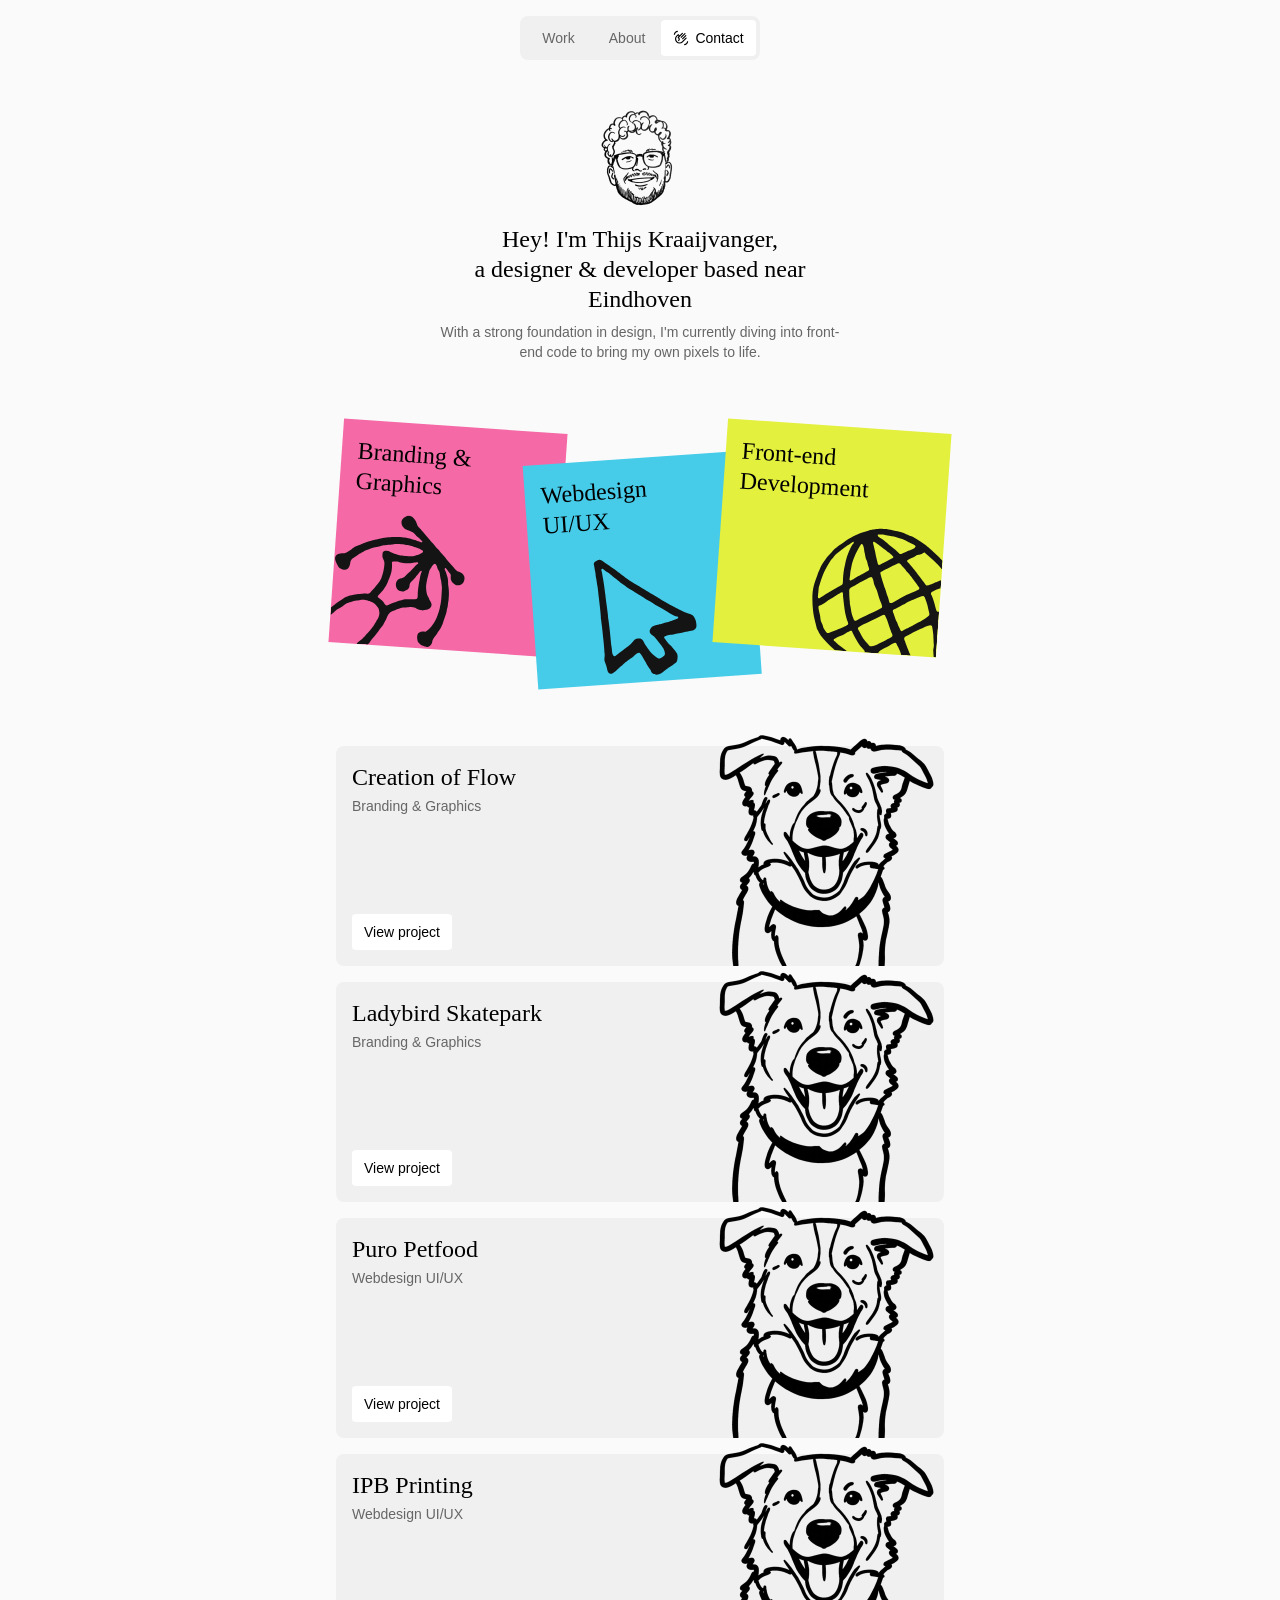
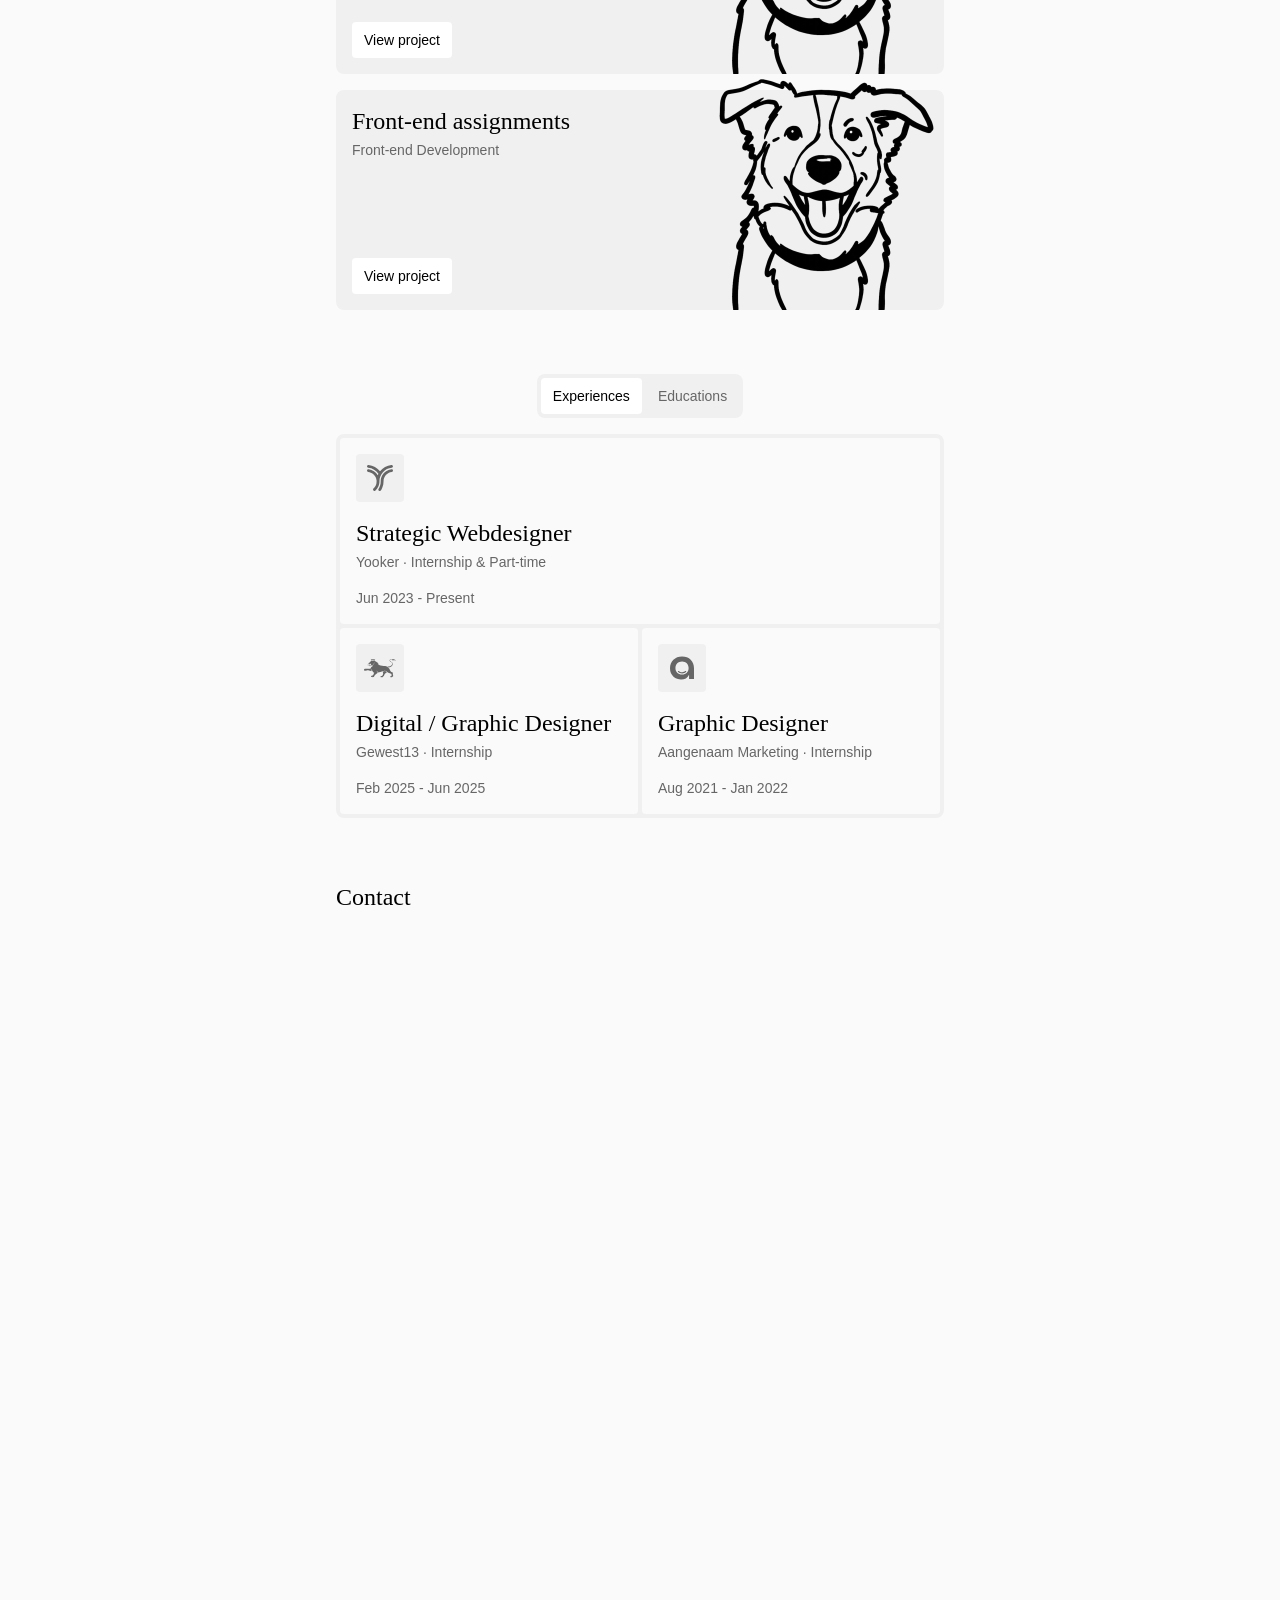
<file: index.html>
<!DOCTYPE html>
<html lang="en">
<head>
    <meta charset="UTF-8">
    <meta name="viewport" content="width=device-width, initial-scale=1.0">
    <title>Personal Portflio</title>
    <link rel="stylesheet" href="src/style.css">
    <link rel="stylesheet" href="src/home.css">
</head>
<body>
    <header>
        <div class="container">
            <nav>
                <ul class="navigation-bar">
                    <li>
                        <a class="btn btn--filled" href="#work">
                            <img class="btn-icon" src="media/icon/folder.svg" alt="" width="16" height="16">
                            <span>Work</span>
                        </a>
                    </li>
                    <li>
                        <a class="btn" href="#about">
                            <img class="btn-icon" src="media/icon/work_history.svg" alt="" width="16" height="16">
                            <span>About</span>
                        </a>
                    </li>
                    <li>
                        <a class="btn" href="#contact">
                            <img class="btn-icon" src="media/icon/waving_hand.svg" alt="" width="16" height="16">
                            <span>Contact</span>
                        </a>
                    </li>
                </ul>
            </nav>
        </div>
    </header>

    <main>
        <section class="container hero-section">
             <img class="hero-avatar" src="media/profile-picture-marker.png" alt="marker Illustration sketch of myself">
             <div class="hero-content">
                <h1>Hey! I'm Thijs Kraaijvanger, <br> a designer & developer based near Eindhoven</h1>
                <p>With a strong foundation in design, I'm currently diving into front-end code to bring my own pixels to life.</p>
             </div>
        </section>

        <section class="container skills-section">
            <div class="skills-container">
                <div class="skills-card skills-card--pink">
                    <h3 class="skills-info">Branding & <br> Graphics</h3>
                    <img class="skills-icon" src="media/skills/pen-tool-skill.svg" alt="Webicon">
                </div>
                <div class="skills-card skills-card--blue">
                    <h3 class="skills-info">Webdesign <br> UI/UX</h3>
                    <img class="skills-icon" src="media/skills/cursor-skill.svg" alt="Webicon">
                </div>
                <div class="skills-card skills-card--yellow">
                    <h3 class="skills-info">Front-end <br> Development</h3>
                    <img class="skills-icon" src="media/skills/web-skill.svg" alt="Webicon">
                </div>
            </div>
        </section>

        <section id="work" class="container work-section">
            <!-- <h2>Work</h2> -->

            <article class="project-card">
                <div class="project-info">
                    <div class="project-header">
                        <h3>Creation of Flow</h3>
                        <p>Branding & Graphics</p>
                    </div>
                    <a class="btn btn--filled">View project</a>
                </div>
                <img src="media/work/puro_petfood.png" alt="Super schattige hond, laat dat maar duidelijk wezen">
            </article>

            <article class="project-card">
                <div class="project-info">
                    <div class="project-header">
                        <h3>Ladybird Skatepark</h3>
                        <p>Branding & Graphics</p>
                    </div>
                    <a class="btn btn--filled" href="work/ladybird-skatepark.html">View project</a>
                </div>
                <img src="media/work/puro_petfood.png" alt="Super schattige hond, laat dat maar duidelijk wezen">
            </article>
            
            <article class="project-card">
                <div class="project-info">
                    <div class="project-header">
                        <h3>Puro Petfood</h3>
                        <p>Webdesign UI/UX</p>
                    </div>
                    <a class="btn btn--filled" href="work/puro-petfood.html">View project</a>
                </div>
                <img src="media/work/puro_petfood.png" alt="Super schattige hond, laat dat maar duidelijk wezen">
            </article>

            <article class="project-card">
                <div class="project-info">
                    <div class="project-header">
                        <h3>IPB Printing</h3>
                        <p>Webdesign UI/UX</p>
                    </div>
                    <a class="btn btn--filled">View project</a>
                </div>
                <img src="media/work/puro_petfood.png" alt="Super schattige hond, laat dat maar duidelijk wezen">
            </article>

            <article class="project-card">
                <div class="project-info">
                    <div class="project-header">
                        <h3>Front-end assignments</h3>
                        <p>Front-end Development</p>
                    </div>
                    <a class="btn btn--filled">View project</a>
                </div>
                <img src="media/work/puro_petfood.png" alt="Super schattige hond, laat dat maar duidelijk wezen">
            </article>

        </section>



<section id="about" class="container about-section">
    <div class="tab-wrapper">
        <input type="radio" id="tab-experiences" name="about-tabs" checked hidden>
        <input type="radio" id="tab-educations" name="about-tabs" hidden>

        <!-- Tab Controls (styled like main navigation) -->
        <div class="navigation-bar">
            <label for="tab-experiences" class="btn btn-tab">Experiences</label>
            <label for="tab-educations" class="btn btn-tab">Educations</label>
        </div>

        <div class="tab-content tab-content--experiences">
            <div class="timeline-grid">
                <article class="timeline-card timeline-card--featured">
                    <div class="timeline-card__icon">
                        <img src="media/experience/yooker.svg" alt="Icon of Yooker">
                    </div>
                    <div class="timeline-card__header">
                        <h3>Strategic Webdesigner</h3>
                        <p>Yooker · Internship & Part-time</p>
                    </div>
                    <p class="timeline-card__dates">Jun 2023 - Present</p>
                </article>

                <article class="timeline-card">
                    <div class="timeline-card__icon">
                        <img src="media/experience/gewest13.svg" alt="Icon of Gewest13">
                    </div>
                    <div class="timeline-card__header">
                        <h3>Digital / Graphic Designer</h3>
                        <p>Gewest13 · Internship</p>
                    </div>
                    <p class="timeline-card__dates">Feb 2025 - Jun 2025</p>
                </article>

                <article class="timeline-card">
                    <div class="timeline-card__icon">
                        <img src="media/experience/aangenaam_marketing.svg" alt="Icon of Aangenaam Marketing">
                    </div>
                    <div class="timeline-card__header">
                        <h3>Graphic Designer</h3>
                        <p>Aangenaam Marketing · Internship</p>
                    </div>
                    <p class="timeline-card__dates">Aug 2021 - Jan 2022</p>
                </article>
            </div>
        </div>

        <div class="tab-content tab-content--educations">
            <div class="timeline-grid">
                <article class="timeline-card timeline-card--featured">
                    <div class="timeline-card__icon">
                        <img src="media/experience/fontys.svg" alt="Icon of Fontys">
                    </div>
                    <div class="timeline-card__header">
                        <h3>ICT</h3>
                        <p>Fontys · Associate Degree</p>
                    </div>
                    <p class="timeline-card__dates">Sep 2025 - Present</p>
                </article>

                <article class="timeline-card">
                    <div class="timeline-card__icon">
                        <img src="media/experience/sintlucas.svg" alt="Icon of SintLucas">
                    </div>
                    <div class="timeline-card__header">
                        <h3>Media Designer</h3>
                        <p>SintLucas · MBO (level 4)</p>
                    </div>
                    <p class="timeline-card__dates">Aug 2023 - Jun 2025</p>
                </article>

                <article class="timeline-card">
                    <div class="timeline-card__icon">
                        <img src="media/experience/sintlucas.svg" alt="Icon of SintLucas">
                    </div>
                    <div class="timeline-card__header">
                        <h3>Allround Mediamaker</h3>
                        <p>SintLucas · MBO (level 3)</p>
                    </div>
                    <p class="timeline-card__dates">Aug 2020 - Jun 2023</p>
                </article>
            </div>
        </div>
    </div>
</section>






        <section style="height: 200vh;" id="contact" class="container contact-section">
            <h2>Contact</h2>
        </section>
    </main>
    <script src="src/script.js"></script>
</body>
</html>
</file>
<file: src/style.css>
:root {
  --color-bg: #FAFAFA;
  --color-card: #F0F0F0;
  --color-button: #FFFFFF;

  --color-text-heading: #000000;
  --color-text-body: #666666;

  --color-pink: #F569A6;
  --color-blue: #46CCE9;
  --color-yellow: #E3F03E;

  --space-4: 4px;
  --space-6: 6px;
  --space-8: 8px;
  --space-12: 12px;
  --space-16: 16px;
  --space-24: 24px;
  --space-32: 32px;
  --space-48: 48px;
  --space-64: 64px;

  --container-width: 608px;
  --container-padding-x: var(--space-16);
  --container-padding-y: var(--space-32);
  --text-max-width: 400px;
  --radius-sm: 4px;
  --radius-md: 8px;

  --font-heading: "Times New Roman", Times, serif;
  --font-body: "Helvetica Neue", Helvetica, Arial, sans-serif;
  --font-cta: "Helvetica Neue", Helvetica, Arial, sans-serif;

  --font-weight-heading: 400;
  --font-weight-body: 400;
  --font-weight-cta: 500;

  --font-size-heading: 24px;
  --lh-heading: 30px;

  --font-size-body: 14px;
  --lh-body: 20px;
}



*,
*::before,
*::after {
  box-sizing: border-box;
  margin: 0;
  padding: 0;
}

html {
  scroll-behavior: smooth;
}

:target {
  scroll-margin: 60px;
}



body {
  background-color: var(--color-bg);
  font-family: var(--font-body);
  font-size: var(--font-size-body);
  line-height: var(--lh-body);
  font-weight: var(--font-weight-body);
  color: var(--color-text-body);
}

h1, h2, h3, h4, h5, h6, p, li, blockquote, figcaption {
  max-width: var(--text-max-width);
}

h1, h2, h3, h4, h5, h6 {
  font-family: var(--font-heading);
  font-size: var(--font-size-heading);
  line-height: var(--lh-heading);
  font-weight: var(--font-weight-heading);
  color: var(--color-text-heading);
}

img {
  display: block;
  max-width: 100%;
}



.container {
  width: 100%;
  max-width: calc(var(--container-width) + (var(--container-padding-x) * 2));
  margin-left: auto;
  margin-right: auto;
  padding-top: var(--container-padding-y);
  padding-right: var(--container-padding-x);
  padding-bottom: var(--container-padding-y);
  padding-left: var(--container-padding-x);
}



header {
  position: sticky;
  top: 0;
  z-index: 1000;
}

header .container {
  display: flex;
  justify-content: center;
  padding-top: calc(var(--container-padding-y) / 2);
  padding-bottom: calc(var(--container-padding-y) / 2);
}

.navigation-bar {
  display: inline-flex;
  align-items: center;
  gap: var(--space-4);
  padding: var(--space-4);
  border-radius: var(--radius-md);
  background: var(--color-card);
  list-style: none;
  width: fit-content;
}

.btn {
  display: inline-flex;
  align-items: center;
  justify-content: center;
  gap: var(--space-6);
  border: none;
  border-radius: var(--radius-sm);
  padding: var(--space-8) var(--space-12);
  background: transparent;
  font-family: var(--font-cta);
  font-size: var(--font-size-body);
  line-height: var(--lh-body);
  font-weight: var(--font-weight-body);
  color: var(--color-text-body);
  text-decoration: none;
  cursor: pointer;
  transition: background-color 0.2s ease, color 0.2s ease;
}

.btn:hover {
  background-color: var(--color-bg);
  color: var(--color-text-heading);
}

.btn--filled {
  background-color: var(--color-button);
  font-weight: var(--font-weight-cta);
  color: var(--color-text-heading);
}

.btn--filled:hover {
  background-color: var(--color-bg);
}

.navigation-bar .btn-icon {
  display: block;
  flex-shrink: 0;
  max-width: 0;
  opacity: 0;
  transform: scale(0.6);
  transition: max-width 0.25s ease, opacity 0.2s ease, transform 0.25s ease;
  overflow: hidden;
}

/* Wanneer het navigatie-item actief is */
.navigation-bar .btn--filled .btn-icon {
  max-width: 16px; /* Zelfde breedte als je width="16" in HTML */
  opacity: 1;
  transform: scale(1);
}
</file>
<file: src/home.css>
.hero-section {
  display: flex;
  flex-direction: column;
  align-items: center;
  gap: var(--space-16);
}

.skills-section {
  display: flex;
  justify-content: center;
}

.work-section {
  display: flex;
  flex-direction: column;
  gap: var(--space-16);
}

.about-section {
  display: flex;
  flex-direction: column;
  align-items: center;
}

.contact-section {
  display: flex;
  flex-direction: column;
  gap: var(--space-16);
}



.hero-avatar {
  width: 80px;
}

.hero-content {
  display: flex;
  flex-direction: column;
  gap: var(--space-8);
  text-align: center;
}



.skills-container {
  display: flex;
  justify-content: center;
  width: 100%;
  padding-bottom: var(--space-32);
}

.skills-card {
  display: flex;
  flex-direction: column;
  justify-content: space-between;
  width: 100%;
  max-width: 224px;
  aspect-ratio: 1 / 1;
}

/* Horizontale overlap op desktop */
.skills-card + .skills-card {
  margin-left: -32px;
}

.skills-card--pink   { background-color: var(--color-pink);   transform: rotate(4deg); }
.skills-card--blue   { background-color: var(--color-blue);   transform: rotate(-4deg) translateY(32px); }
.skills-card--yellow { background-color: var(--color-yellow); transform: rotate(4deg); }

.skills-info {
  padding: var(--space-16);
}

.skills-icon {
  width: 132px;
  height: 132px;
  object-fit: contain;
}

.skills-card:nth-child(1) .skills-icon { align-self: flex-start; }
.skills-card:nth-child(2) .skills-icon { align-self: center; }
.skills-card:nth-child(3) .skills-icon { align-self: flex-end; }

@media (max-width: 608px) {
  .skills-container {
    flex-direction: column;
    padding-bottom: 0;
  }

  .skills-card + .skills-card {
    margin-left: 0;
    margin-top: calc(var(--space-64) * -1);
  }

  /* Reset vertical offset */
  .skills-card--blue {
    transform: rotate(-4deg);
  }

  .skills-card:nth-child(1) { align-self: flex-start; }
  .skills-card:nth-child(2) { align-self: center; }
  .skills-card:nth-child(3) { align-self: flex-end; }
}

@media (max-width: 480px) {
  .skills-card + .skills-card {
    margin-left: 0;
    margin-top: calc(var(--space-32) * -1);
  }

  .skills-card:nth-child(1) { align-self: center; }
  .skills-card:nth-child(2) { align-self: flex-start; }
  .skills-card:nth-child(3) { align-self: flex-end; }
}



.project-card {
  position: relative;
  display: flex;
  height: 220px;
  padding: var(--space-16);
  flex-direction: row;
  background-color: var(--color-card);
  width: 100%;
  border-radius: var(--radius-md);
}

.project-info {
  position: relative;
  z-index: 2;
  display: flex;
  flex-direction: column;
  justify-content: space-between;
}

.project-info .btn {
  align-self: flex-start;
}

.project-header {
  display: flex;
  flex-direction: column;
  gap: var(--space-4);
}

.project-card > img {
  position: absolute;
  right: 0;
  bottom: 0;
  height: 236px;
  width: auto;
  max-width: none;
  object-fit: contain;
  object-position: bottom right;
  z-index: 1;
}



.tab-wrapper {
  display: flex;
  flex-direction: column;
  align-items: center;
  gap: var(--space-16);
  width: 100%;
}

.btn-tab {
  user-select: none;
  cursor: pointer;
}

.tab-content {
  display: none;
  width: 100%;
}

#tab-experiences:checked ~ .navigation-bar label[for="tab-experiences"],
#tab-educations:checked ~ .navigation-bar label[for="tab-educations"] {
  background-color: var(--color-button);
  font-weight: var(--font-weight-cta);
  color: var(--color-text-heading);
}

#tab-experiences:checked ~ .tab-content--experiences,
#tab-educations:checked ~ .tab-content--educations {
  display: block;
}

/* Timeline Cards */
.timeline-grid {
  display: grid;
  grid-template-columns: repeat(2, 1fr);
  gap: var(--space-4);
  padding: var(--space-4);
  width: 100%;
  border-radius: var(--radius-md);
  background-color: var(--color-card);
}

.timeline-card {
  display: flex;
  flex-direction: column;
  justify-content: space-between;
  gap: var(--space-16);
  padding: var(--space-16);
  background-color: var(--color-bg);
  border-radius: var(--radius-sm);
}

@media (max-width: 640px) {
  .timeline-card {
    grid-column: span 2;
  }
}

.timeline-card--featured {
  grid-column: span 2;
}

.timeline-card__icon {
  display: flex;
  align-items: center;
  justify-content: center;
  padding: var(--space-8);
  border-radius: var(--radius-sm);
  background-color: var(--color-card);
  width: fit-content;
}

.timeline-card__header {
  display: flex;
  flex-direction: column;
  gap: var(--space-4);
}
</file>
